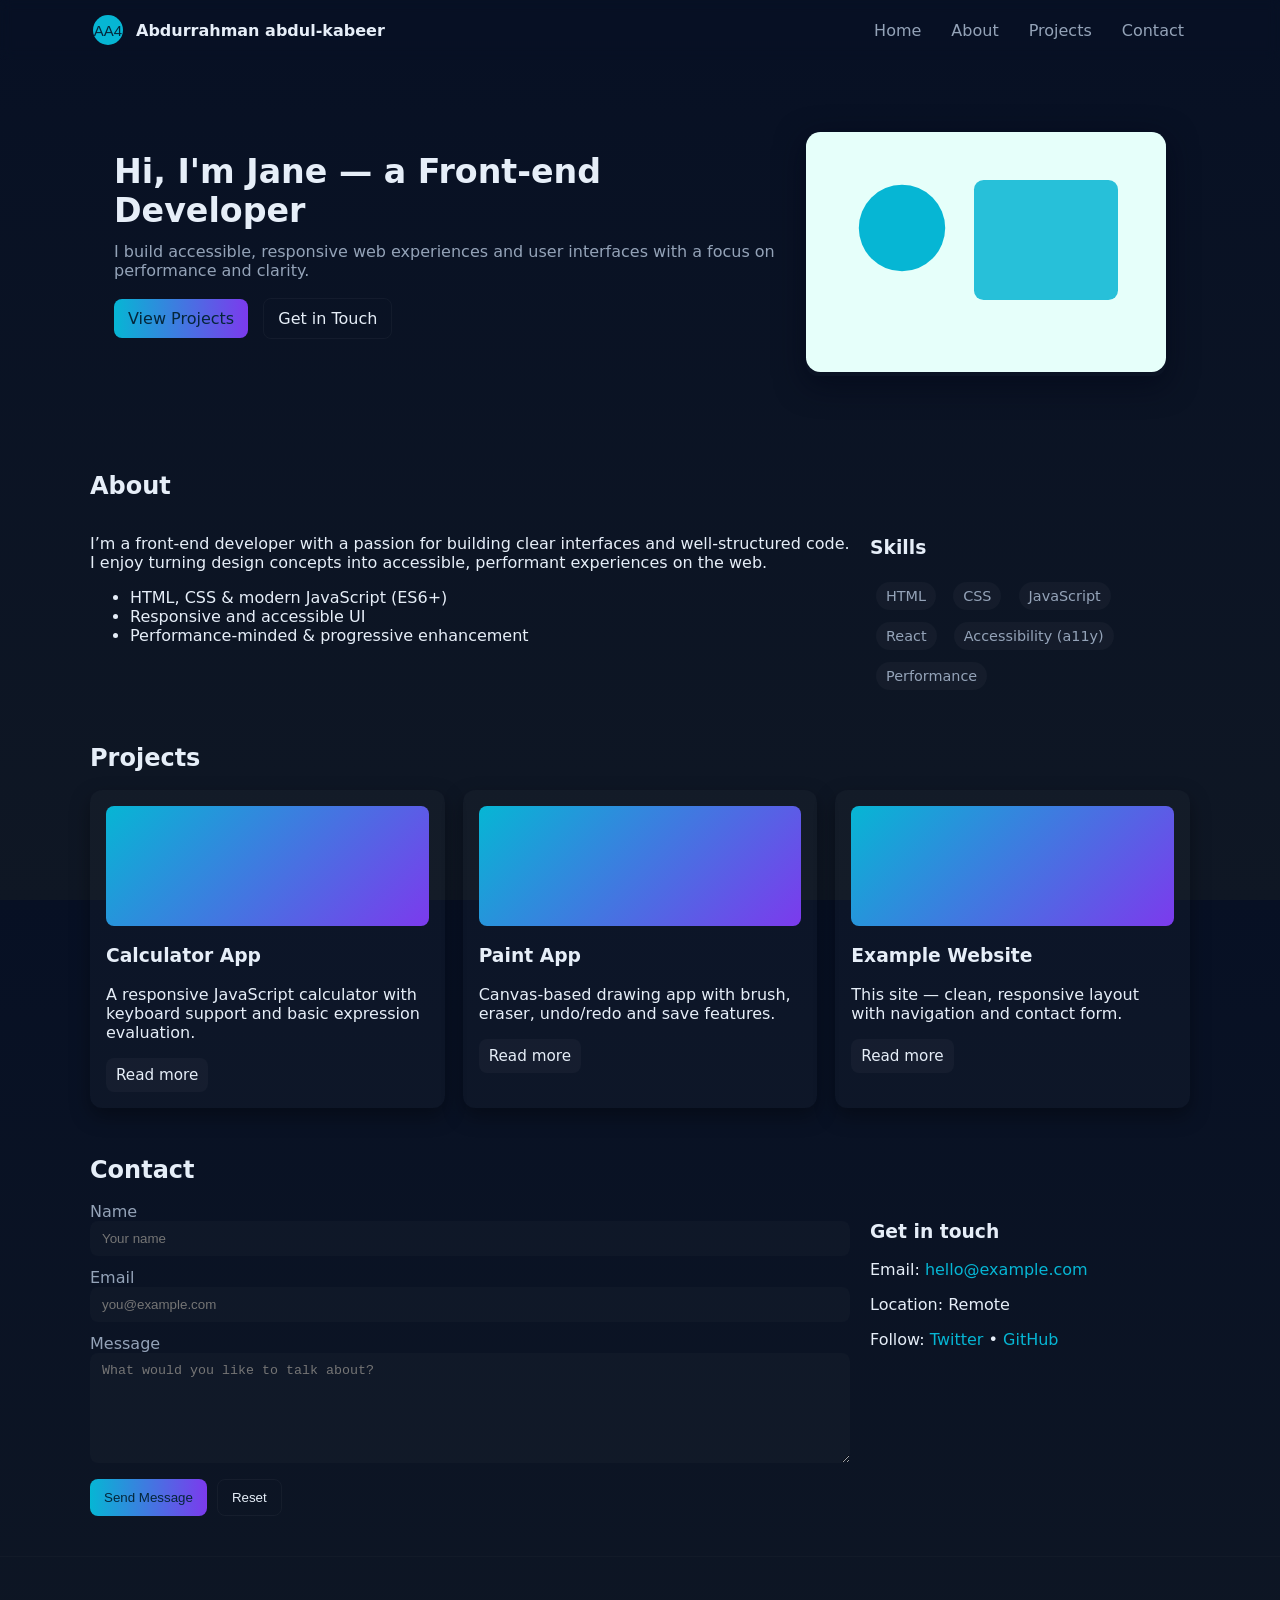
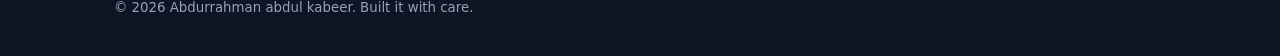
<file: index.html>
<!doctype html>
<html lang="en">
<head>
  <meta charset="utf-8" />
  <meta name="viewport" content="width=device-width,initial-scale=1" />
  <title>Example Website — Abdurrahman abdul-kabeer</title>
  <meta name="description" content="A simple example website with portfolio and contact form." />
  <link rel="stylesheet" href="styles.css" />
</head>
<body>

  <header class="site-header">
    <div class="container header-inner">
      <a class="brand" href="#home" aria-label="Homepage">
        <!-- simple logo -->
        <svg width="36" height="36" viewBox="0 0 24 24" aria-hidden="true" focusable="false">
          <circle cx="12" cy="12" r="10" fill="#06b6d4"></circle>
          <text x="12" y="16" font-size="10" text-anchor="middle" fill="#04263a" font-family="Arial, Helvetica, sans-serif">AA4</text>
        </svg>
        <span class="brand-text">Abdurrahman abdul-kabeer</span>
      </a>

      <nav class="nav" id="nav" aria-label="Main navigation">
        <button id="nav-toggle" class="nav-toggle" aria-controls="nav-list" aria-expanded="false" aria-label="Toggle navigation">
          <span class="hamburger"></span>
        </button>
        <ul id="nav-list" class="nav-list">
          <li><a href="#home">Home</a></li>
          <li><a href="#about">About</a></li>
          <li><a href="#projects">Projects</a></li>
          <li><a href="#contact">Contact</a></li>
        </ul>
      </nav>
    </div>
  </header>

  <main>
    <section id="home" class="hero">
      <div class="container hero-inner">
        <div class="hero-content">
          <h1>Hi, I'm Jane — a Front-end Developer</h1>
          <p>I build accessible, responsive web experiences and user interfaces with a focus on performance and clarity.</p>
          <p class="cta-row">
            <a class="btn primary" href="#projects">View Projects</a>
            <a class="btn outline" href="#contact">Get in Touch</a>
          </p>
        </div>
        <div class="hero-image" aria-hidden="true">
          <!-- decorative illustration -->
          <svg viewBox="0 0 300 200" width="100%" height="100%" preserveAspectRatio="xMidYMid meet">
            <rect x="0" y="0" width="300" height="200" rx="12" fill="#e6fffa"></rect>
            <circle cx="80" cy="80" r="36" fill="#06b6d4"></circle>
            <rect x="140" y="40" width="120" height="100" rx="8" fill="#06b6d4" opacity="0.85"></rect>
          </svg>
        </div>
      </div>
    </section>

    <section id="about" class="container about">
      <h2>About</h2>
      <div class="about-grid">
        <div>
          <p>I’m a front-end developer with a passion for building clear interfaces and well-structured code. I enjoy turning design concepts into accessible, performant experiences on the web.</p>
          <ul>
            <li>HTML, CSS & modern JavaScript (ES6+)</li>
            <li>Responsive and accessible UI</li>
            <li>Performance-minded & progressive enhancement</li>
          </ul>
        </div>
        <div class="skills">
          <h3>Skills</h3>
          <div class="skill-list">
            <span class="chip">HTML</span>
            <span class="chip">CSS</span>
            <span class="chip">JavaScript</span>
            <span class="chip">React</span>
            <span class="chip">Accessibility (a11y)</span>
            <span class="chip">Performance</span>
          </div>
        </div>
      </div>
    </section>

    <section id="projects" class="container projects">
      <h2>Projects</h2>
      <div class="project-grid">
        <article class="project-card">
          <div class="project-thumb" aria-hidden="true"></div>
          <h3>Calculator App</h3>
          <p>A responsive JavaScript calculator with keyboard support and basic expression evaluation.</p>
          <a class="btn small" href="#" aria-label="Open project Calculator App">Read more</a>
        </article>

        <article class="project-card">
          <div class="project-thumb" aria-hidden="true"></div>
          <h3>Paint App</h3>
          <p>Canvas-based drawing app with brush, eraser, undo/redo and save features.</p>
          <a class="btn small" href="#" aria-label="Open project Paint App">Read more</a>
        </article>

        <article class="project-card">
          <div class="project-thumb" aria-hidden="true"></div>
          <h3>Example Website</h3>
          <p>This site — clean, responsive layout with navigation and contact form.</p>
          <a class="btn small" href="#" aria-label="Open project Example Website">Read more</a>
        </article>
      </div>
    </section>

    <section id="contact" class="container contact">
      <h2>Contact</h2>
      <div class="contact-grid">
        <form id="contact-form" class="contact-form" novalidate>
          <label>
            Name
            <input type="text" name="name" id="name" required placeholder="Your name" />
          </label>
          <label>
            Email
            <input type="email" name="email" id="email" required placeholder="you@example.com" />
          </label>
          <label>
            Message
            <textarea name="message" id="message" rows="6" required placeholder="What would you like to talk about?"></textarea>
          </label>
          <div class="form-actions">
            <button class="btn primary" type="submit">Send Message</button>
            <button class="btn outline" type="reset">Reset</button>
          </div>
          <p id="form-status" class="form-status" aria-live="polite"></p>
        </form>

        <aside class="contact-info" aria-label="Contact information">
          <h3>Get in touch</h3>
          <p>Email: <a href="mailto:hello@example.com">hello@example.com</a></p>
          <p>Location: Remote</p>
          <p>Follow: <a href="#" rel="noopener">Twitter</a> • <a href="#" rel="noopener">GitHub</a></p>
        </aside>
      </div>
    </section>
  </main>

  <footer class="site-footer">
    <div class="container">
      <small>© <span id="year"></span> Abdurrahman abdul kabeer. Built it  with care.</small>
    </div>
  </footer>

  <script src="script.js"></script>
</body>
</html>
</file>
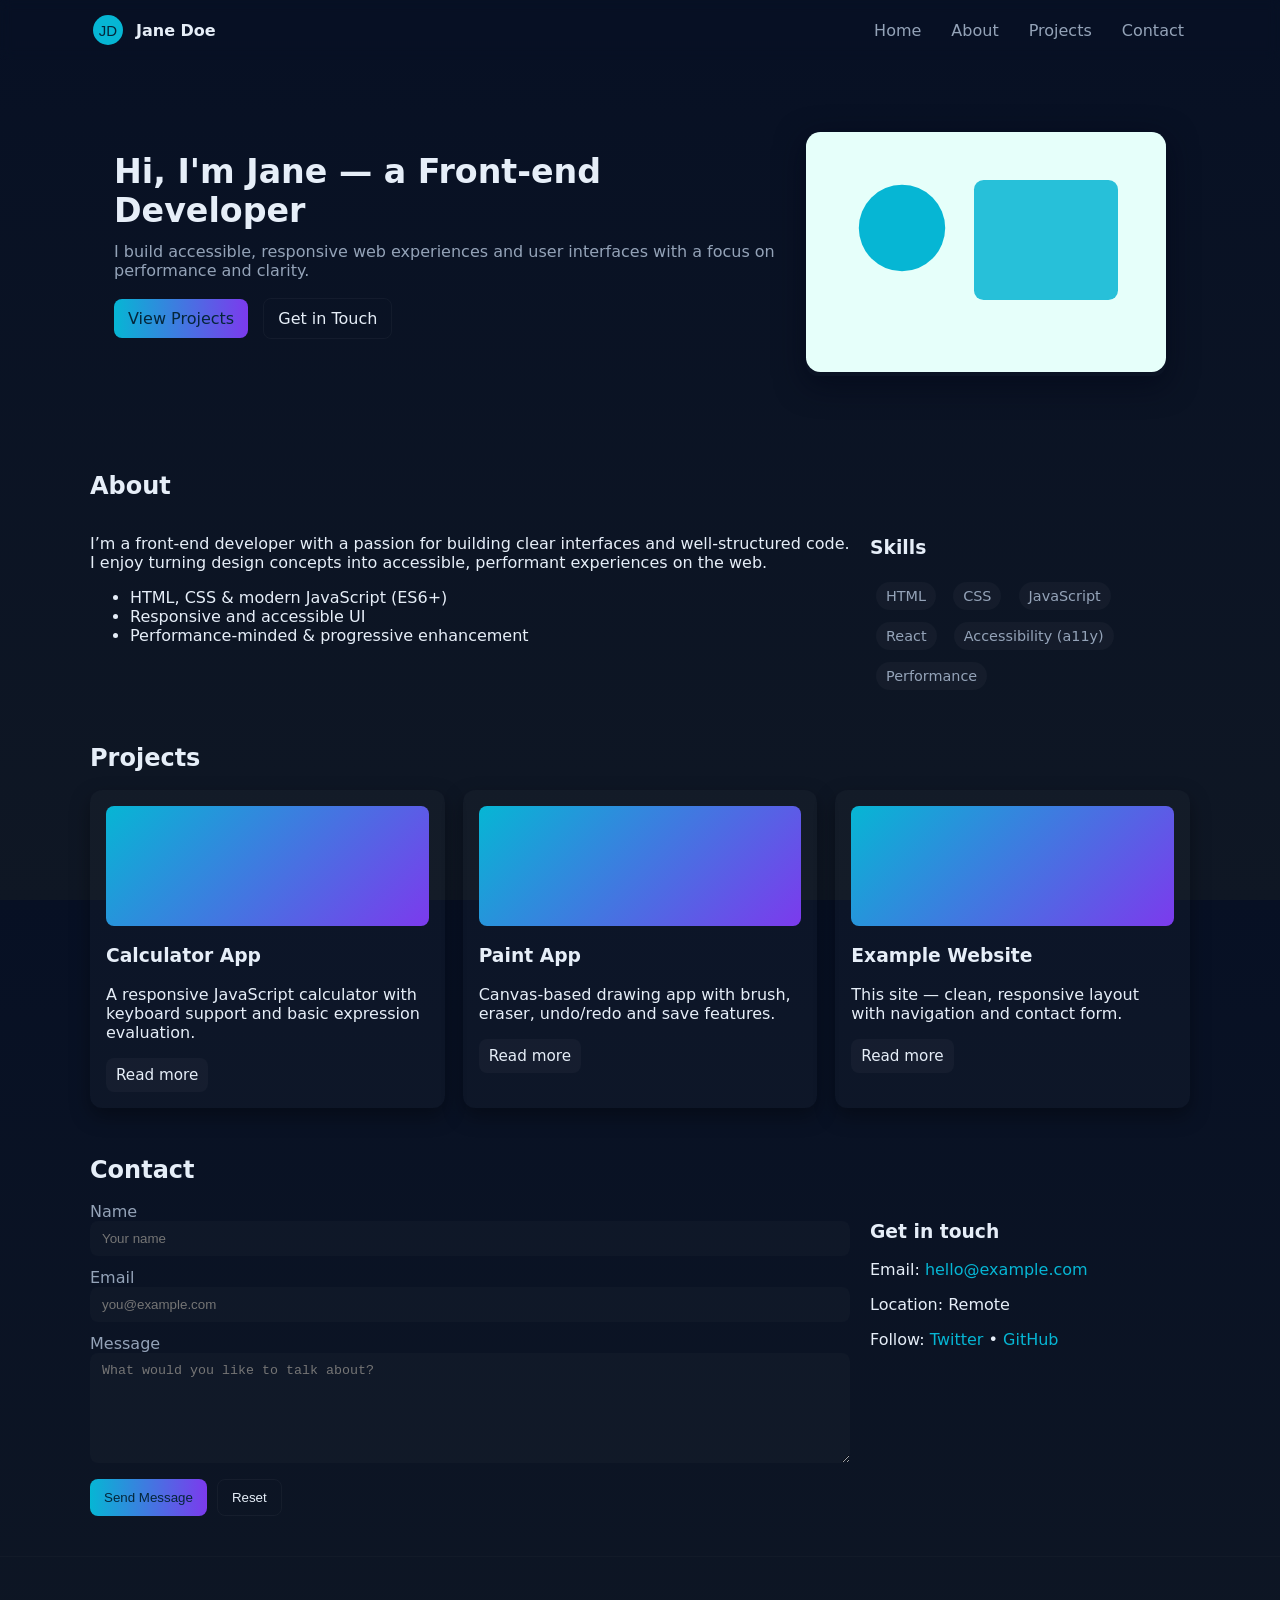
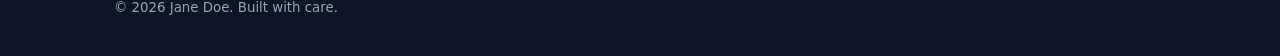
<file: index_Version3 (1).html>
<!doctype html>
<html lang="en">
<head>
  <meta charset="utf-8" />
  <meta name="viewport" content="width=device-width,initial-scale=1" />
  <title>Example Website — Jane Doe</title>
  <meta name="description" content="A simple example website with portfolio and contact form." />
  <link rel="stylesheet" href="styles.css" />
</head>
<body>

  <header class="site-header">
    <div class="container header-inner">
      <a class="brand" href="#home" aria-label="Homepage">
        <!-- simple logo -->
        <svg width="36" height="36" viewBox="0 0 24 24" aria-hidden="true" focusable="false">
          <circle cx="12" cy="12" r="10" fill="#06b6d4"></circle>
          <text x="12" y="16" font-size="10" text-anchor="middle" fill="#04263a" font-family="Arial, Helvetica, sans-serif">JD</text>
        </svg>
        <span class="brand-text">Jane Doe</span>
      </a>

      <nav class="nav" id="nav" aria-label="Main navigation">
        <button id="nav-toggle" class="nav-toggle" aria-controls="nav-list" aria-expanded="false" aria-label="Toggle navigation">
          <span class="hamburger"></span>
        </button>
        <ul id="nav-list" class="nav-list">
          <li><a href="#home">Home</a></li>
          <li><a href="#about">About</a></li>
          <li><a href="#projects">Projects</a></li>
          <li><a href="#contact">Contact</a></li>
        </ul>
      </nav>
    </div>
  </header>

  <main>
    <section id="home" class="hero">
      <div class="container hero-inner">
        <div class="hero-content">
          <h1>Hi, I'm Jane — a Front-end Developer</h1>
          <p>I build accessible, responsive web experiences and user interfaces with a focus on performance and clarity.</p>
          <p class="cta-row">
            <a class="btn primary" href="#projects">View Projects</a>
            <a class="btn outline" href="#contact">Get in Touch</a>
          </p>
        </div>
        <div class="hero-image" aria-hidden="true">
          <!-- decorative illustration -->
          <svg viewBox="0 0 300 200" width="100%" height="100%" preserveAspectRatio="xMidYMid meet">
            <rect x="0" y="0" width="300" height="200" rx="12" fill="#e6fffa"></rect>
            <circle cx="80" cy="80" r="36" fill="#06b6d4"></circle>
            <rect x="140" y="40" width="120" height="100" rx="8" fill="#06b6d4" opacity="0.85"></rect>
          </svg>
        </div>
      </div>
    </section>

    <section id="about" class="container about">
      <h2>About</h2>
      <div class="about-grid">
        <div>
          <p>I’m a front-end developer with a passion for building clear interfaces and well-structured code. I enjoy turning design concepts into accessible, performant experiences on the web.</p>
          <ul>
            <li>HTML, CSS & modern JavaScript (ES6+)</li>
            <li>Responsive and accessible UI</li>
            <li>Performance-minded & progressive enhancement</li>
          </ul>
        </div>
        <div class="skills">
          <h3>Skills</h3>
          <div class="skill-list">
            <span class="chip">HTML</span>
            <span class="chip">CSS</span>
            <span class="chip">JavaScript</span>
            <span class="chip">React</span>
            <span class="chip">Accessibility (a11y)</span>
            <span class="chip">Performance</span>
          </div>
        </div>
      </div>
    </section>

    <section id="projects" class="container projects">
      <h2>Projects</h2>
      <div class="project-grid">
        <article class="project-card">
          <div class="project-thumb" aria-hidden="true"></div>
          <h3>Calculator App</h3>
          <p>A responsive JavaScript calculator with keyboard support and basic expression evaluation.</p>
          <a class="btn small" href="#" aria-label="Open project Calculator App">Read more</a>
        </article>

        <article class="project-card">
          <div class="project-thumb" aria-hidden="true"></div>
          <h3>Paint App</h3>
          <p>Canvas-based drawing app with brush, eraser, undo/redo and save features.</p>
          <a class="btn small" href="#" aria-label="Open project Paint App">Read more</a>
        </article>

        <article class="project-card">
          <div class="project-thumb" aria-hidden="true"></div>
          <h3>Example Website</h3>
          <p>This site — clean, responsive layout with navigation and contact form.</p>
          <a class="btn small" href="#" aria-label="Open project Example Website">Read more</a>
        </article>
      </div>
    </section>

    <section id="contact" class="container contact">
      <h2>Contact</h2>
      <div class="contact-grid">
        <form id="contact-form" class="contact-form" novalidate>
          <label>
            Name
            <input type="text" name="name" id="name" required placeholder="Your name" />
          </label>
          <label>
            Email
            <input type="email" name="email" id="email" required placeholder="you@example.com" />
          </label>
          <label>
            Message
            <textarea name="message" id="message" rows="6" required placeholder="What would you like to talk about?"></textarea>
          </label>
          <div class="form-actions">
            <button class="btn primary" type="submit">Send Message</button>
            <button class="btn outline" type="reset">Reset</button>
          </div>
          <p id="form-status" class="form-status" aria-live="polite"></p>
        </form>

        <aside class="contact-info" aria-label="Contact information">
          <h3>Get in touch</h3>
          <p>Email: <a href="mailto:hello@example.com">hello@example.com</a></p>
          <p>Location: Remote</p>
          <p>Follow: <a href="#" rel="noopener">Twitter</a> • <a href="#" rel="noopener">GitHub</a></p>
        </aside>
      </div>
    </section>
  </main>

  <footer class="site-footer">
    <div class="container">
      <small>© <span id="year"></span> Jane Doe. Built with care.</small>
    </div>
  </footer>

  <script src="script.js"></script>
</body>
</html>
</file>
<file: styles.css>
:root{
  --bg: #0f1724;
  --card: #071220;
  --muted: #94a3b8;
  --text: #e6eef8;
  --accent: #06b6d4;
  --radius: 12px;
  --container: 1100px;
  font-family: Inter, system-ui, -apple-system, "Segoe UI", Roboto, "Helvetica Neue", Arial, sans-serif;
  color-scheme: dark;
  font-size: 16px;
}

*{box-sizing:border-box}
html,body{height:100%; margin:0; background: linear-gradient(180deg,#071024 0%, #0f1724 100%); color:var(--text)}
a{color:var(--accent); text-decoration:none}
.container{max-width:var(--container); margin:0 auto; padding:24px}

/* Header */
.site-header{backdrop-filter: blur(6px); position:sticky; top:0; z-index:40}
.header-inner{display:flex; align-items:center; justify-content:space-between; gap:12px; padding:12px 0}
.brand{display:flex; align-items:center; gap:10px; color:var(--text); text-decoration:none}
.brand-text{font-weight:600}
.nav{display:flex; align-items:center}
.nav-toggle{display:none; background:transparent; border:0; padding:8px; cursor:pointer}
.hamburger{width:22px; height:2px; background:var(--text); position:relative; display:inline-block}
.hamburger::before,.hamburger::after{content:""; position:absolute; left:0; width:22px; height:2px; background:var(--text)}
.hamburger::before{top:-6px}
.hamburger::after{top:6px}
.nav-list{list-style:none; margin:0; padding:0; display:flex; gap:18px}
.nav-list a{padding:8px 6px; border-radius:8px; color:var(--muted)}
.nav-list a:hover{color:var(--text); background: rgba(255,255,255,0.02)}

/* Hero */
.hero{padding:48px 0}
.hero-inner{display:grid; grid-template-columns: 1fr 360px; gap:28px; align-items:center}
.hero-content h1{font-size:clamp(1.6rem, 2.6vw, 2.6rem); margin:0 0 12px}
.hero-content p{color:var(--muted); margin:0 0 18px}
.cta-row .btn{margin-right:10px}
.hero-image{border-radius:12px; overflow:hidden; box-shadow: 0 8px 30px rgba(2,6,23,0.6)}

/* Sections */
h2{margin:0 0 18px}
.about{padding:24px 0}
.about-grid{display:grid; grid-template-columns:1fr 320px; gap:20px}
.skills .chip{display:inline-block; padding:6px 10px; background:rgba(255,255,255,0.03); border-radius:999px; margin:6px; color:var(--muted); font-size:0.9rem}

/* Projects */
.projects{padding:24px 0}
.project-grid{display:grid; grid-template-columns:repeat(3, 1fr); gap:18px}
.project-card{background: rgba(255,255,255,0.02); padding:16px; border-radius:12px; box-shadow: 0 8px 20px rgba(0,0,0,0.35)}
.project-thumb{height:120px; border-radius:8px; background:linear-gradient(135deg, #06b6d4, #7c3aed); margin-bottom:12px}

/* Contact */
.contact{padding:24px 0}
.contact-grid{display:grid; grid-template-columns: 1fr 320px; gap:20px}
.contact-form label{display:block; margin-bottom:12px; color:var(--muted)}
.contact-form input, .contact-form textarea{
  width:100%; padding:10px 12px; border-radius:8px; border:0; background: rgba(255,255,255,0.02); color:var(--text)
}
.form-actions{display:flex; gap:10px; margin-top:8px}
.form-status{margin-top:12px; color:var(--muted)}

/* Buttons */
.btn{display:inline-flex; align-items:center; justify-content:center; gap:8px; padding:10px 14px; border-radius:8px; border:0; cursor:pointer; background:rgba(255,255,255,0.03); color:var(--text)}
.btn.small{padding:8px 10px; font-size:0.95rem}
.btn.primary{background: linear-gradient(90deg, var(--accent), #7c3aed); color:#04263a}
.btn.outline{background:transparent; border:1px solid rgba(255,255,255,0.04)}

/* Footer */
.site-footer{padding:16px 0; border-top:1px solid rgba(255,255,255,0.02); color:var(--muted)}

/* Responsive */
@media (max-width:960px){
  .hero-inner{grid-template-columns:1fr 260px}
  .project-grid{grid-template-columns:repeat(2,1fr)}
  .about-grid{grid-template-columns:1fr 260px}
  .contact-grid{grid-template-columns:1fr 260px}
}

@media (max-width:720px){
  .nav-list{display:none; position:absolute; right:16px; top:64px; background: rgba(0,0,0,0.5); padding:12px; border-radius:8px; flex-direction:column; gap:8px}
  .nav-toggle{display:block}
  .hero-inner{grid-template-columns:1fr; gap:18px}
  .project-grid{grid-template-columns:1fr}
  .about-grid{grid-template-columns:1fr}
  .contact-grid{grid-template-columns:1fr}
}
</file>
